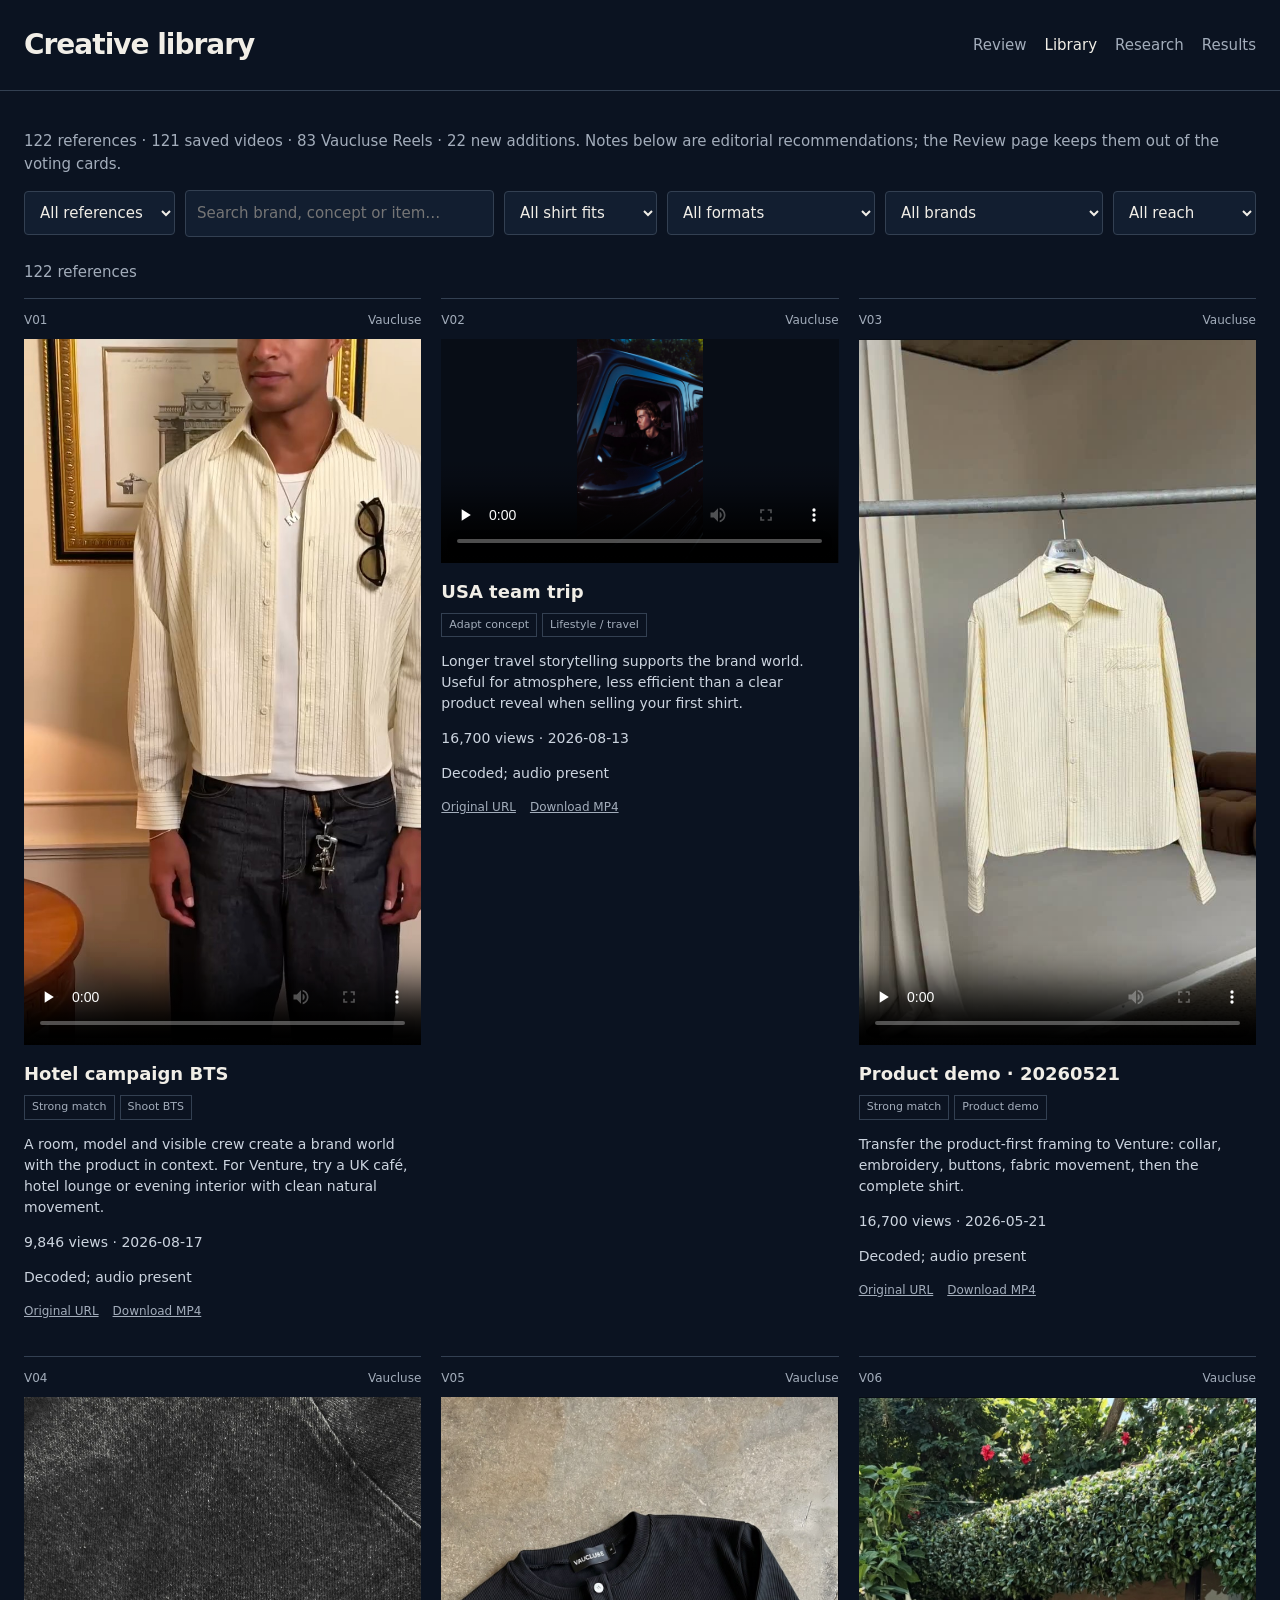
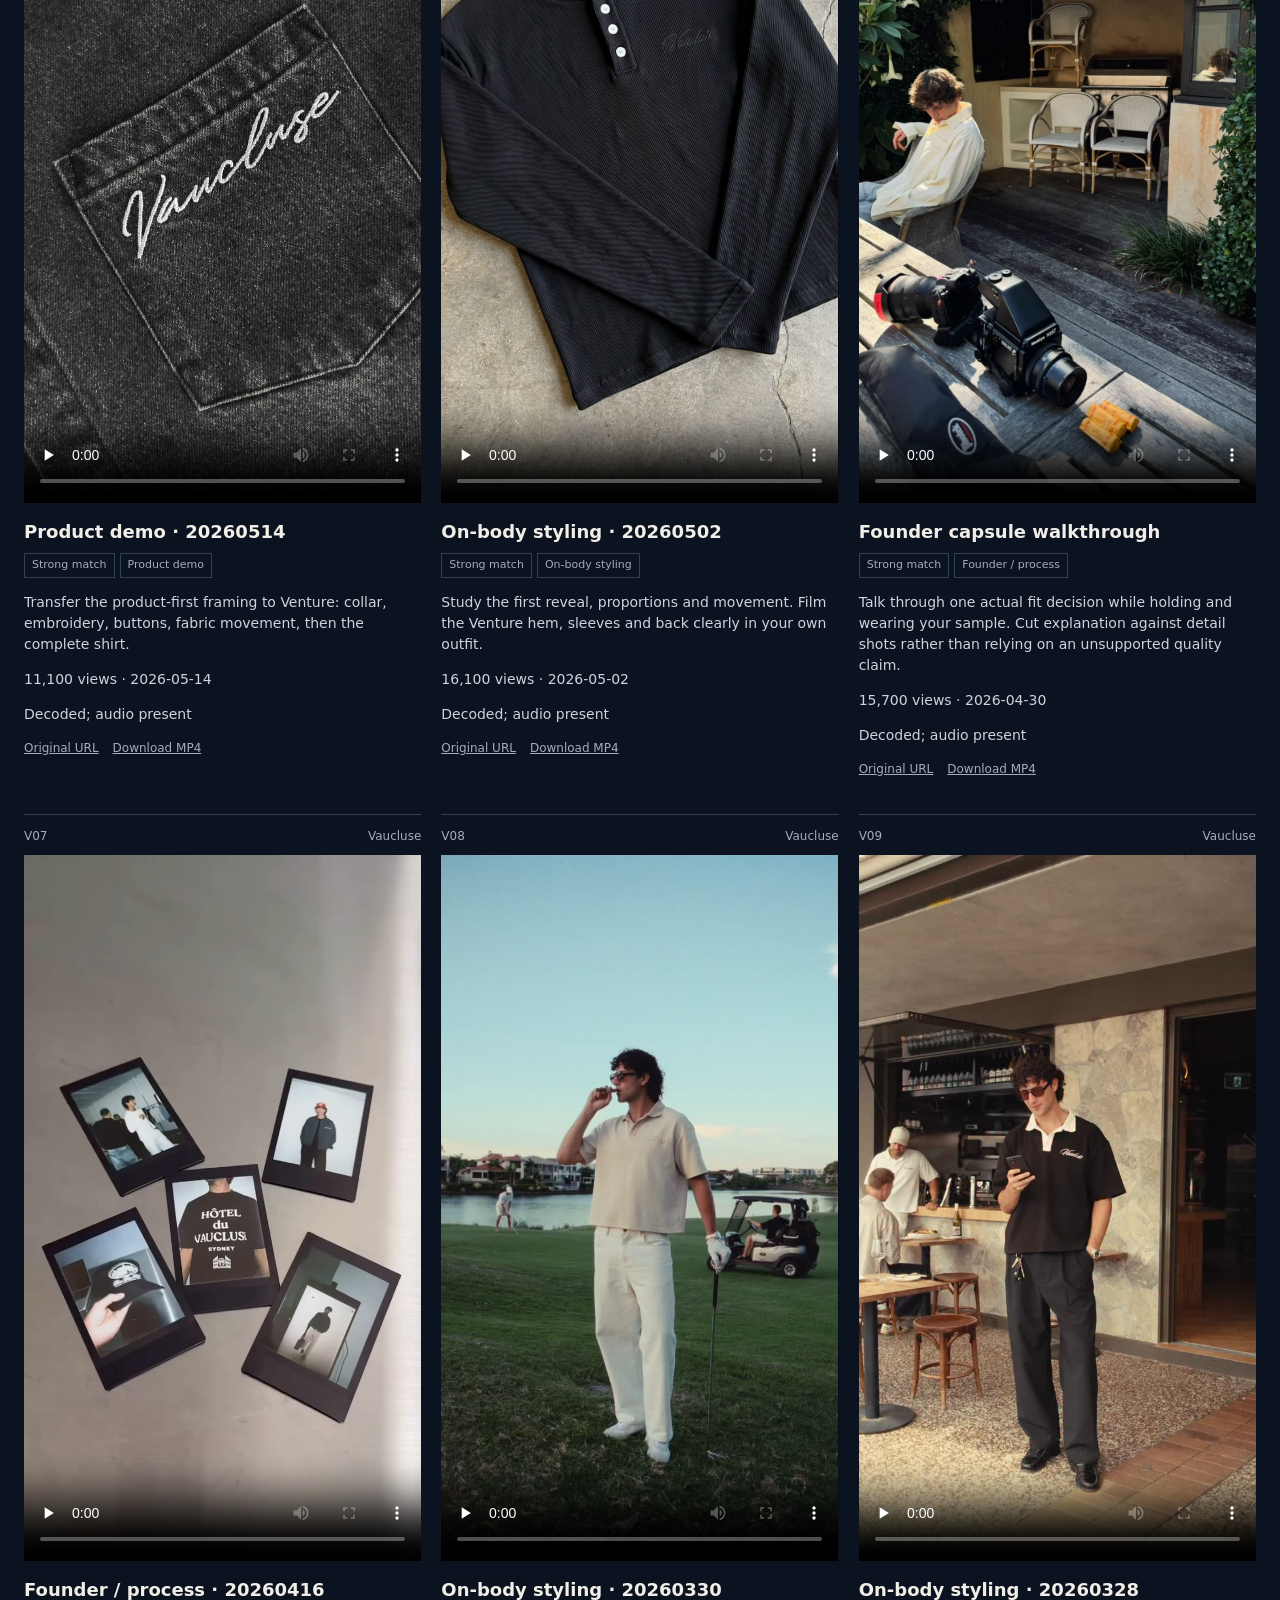
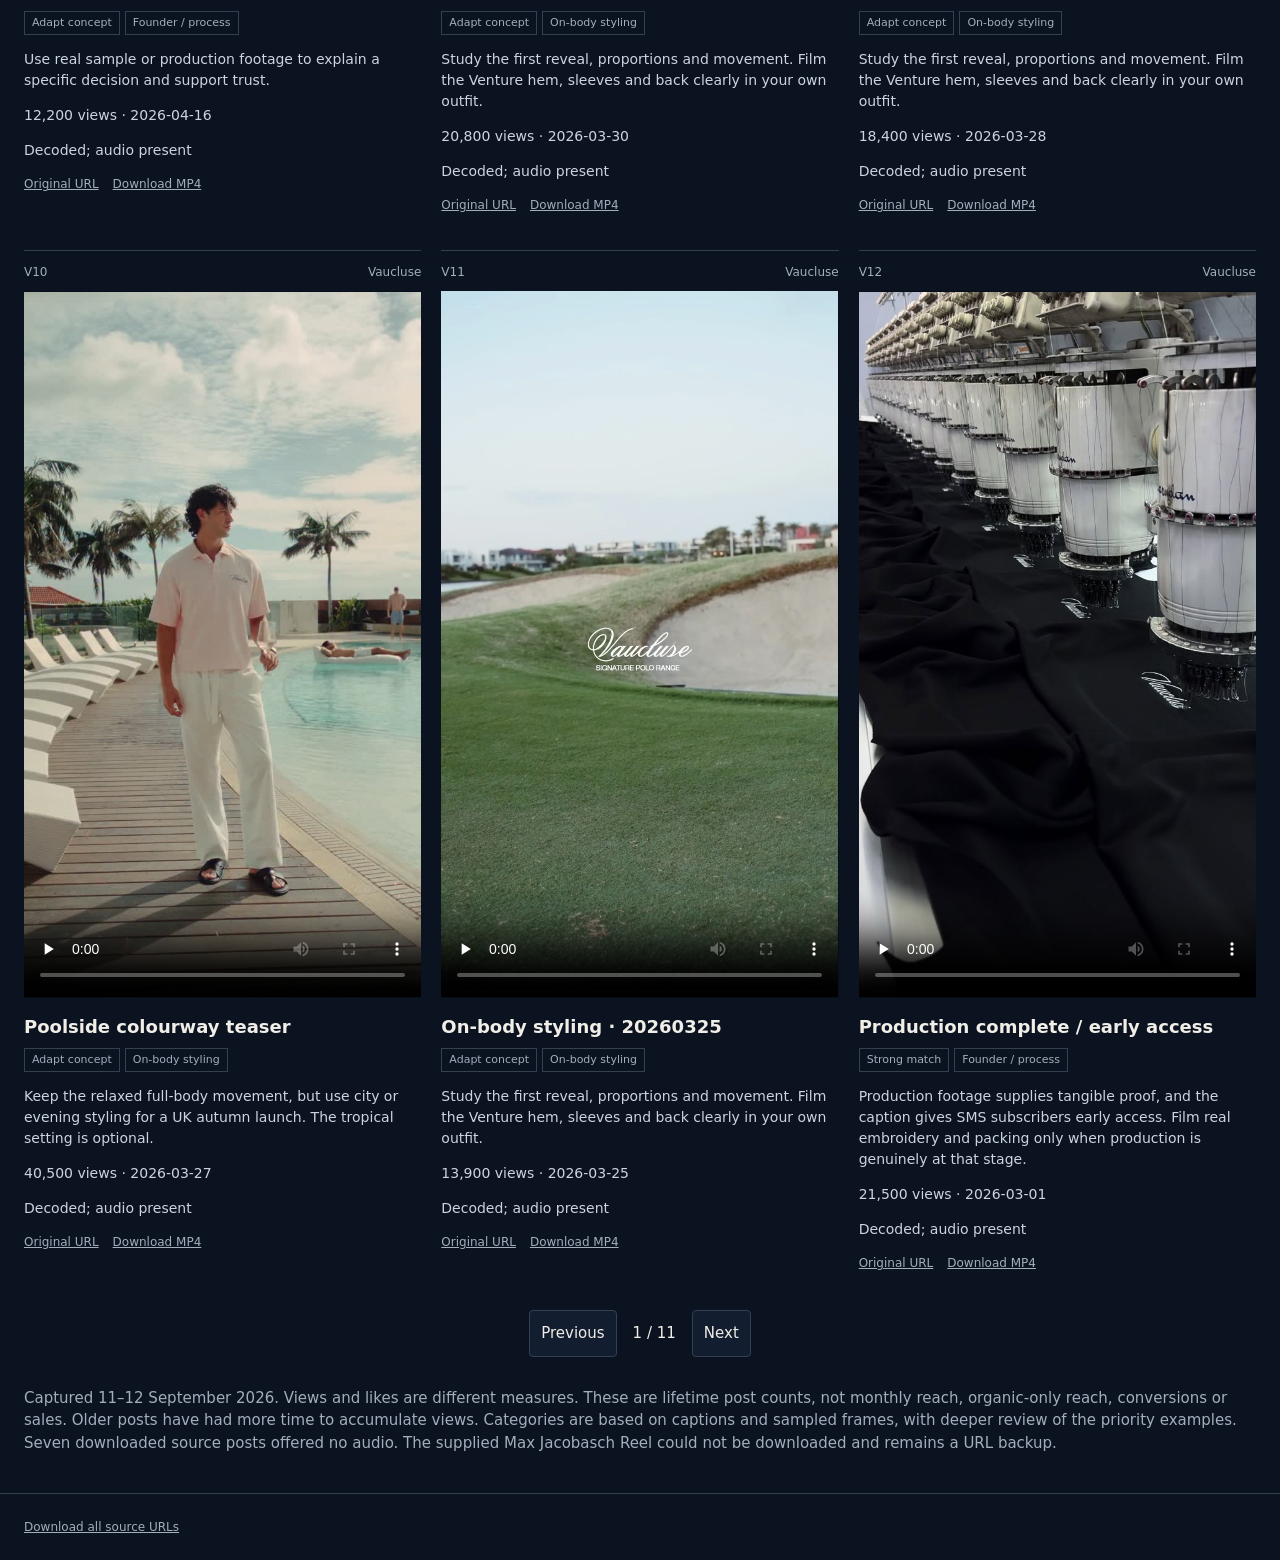
<file: library.html>
<!doctype html><html lang="en"><head><meta charset="utf-8"><meta name="viewport" content="width=device-width,initial-scale=1"><meta name="robots" content="noindex,nofollow"><title>Venture · Creative library</title><link rel="stylesheet" href="style.css?v=20260912"><link rel="icon" href="favicon.svg"></head><body><header><h1>Creative library</h1><nav><a href="index.html">Review</a><a href="library.html" aria-current="page">Library</a><a href="research.html">Research</a><a href="results.html">Results</a></nav></header><main><p class="muted">122 references · 121 saved videos · 83 Vaucluse Reels · 22 new additions. Notes below are editorial recommendations; the Review page keeps them out of the voting cards.</p><div class="toolbar"><select id="batch" aria-label="Collection"><option value="">All references</option><option value="new">New additions</option></select><input id="search" type="search" aria-label="Search creative library" placeholder="Search brand, concept or item…"><select id="fit" aria-label="Shirt fit"><option value="">All shirt fits</option><option>Strong match</option><option>Adapt concept</option><option>Outside vibe</option></select><select id="format" aria-label="Creative format"><option value="">All formats</option></select><select id="brand" aria-label="Brand"><option value="">All brands</option></select><select id="signal" aria-label="Engagement signal"><option value="">All reach</option><option value="views">100K+ views</option><option value="likes">100K+ likes</option></select></div><p id="count" class="muted"></p><div class="grid" id="items"></div><div class="pager"><button id="prev">Previous</button><span id="page"></span><button id="next">Next</button></div><p class="muted">Captured 11–12 September 2026. Views and likes are different measures. These are lifetime post counts, not monthly reach, organic-only reach, conversions or sales. Older posts have had more time to accumulate views. Categories are based on captions and sampled frames, with deeper review of the priority examples. Seven downloaded source posts offered no audio. The supplied Max Jacobasch Reel could not be downloaded and remains a URL backup.</p></main><footer><a href="sources.csv" download>Download all source URLs</a></footer><script>
const $=s=>document.querySelector(s),esc=s=>String(s??'').replace(/[&<>"']/g,c=>({'&':'&amp;','<':'&lt;','>':'&gt;','"':'&quot;',"'":'&#39;'}[c]));let data=[],page=0;const size=12;
function render(){let q=$('#search').value.toLowerCase(),list=data.filter(i=>(!$('#batch').value||i.batch==='2026-09-12')&&(!$('#fit').value||i.fit===$('#fit').value)&&(!$('#format').value||i.format===$('#format').value)&&(!$('#brand').value||i.brand===$('#brand').value)&&(!$('#signal').value||(i.metricType===$('#signal').value&&i.metric>=100000))&&[i.code,i.brand,i.title,i.note,i.format].join(' ').toLowerCase().includes(q));page=Math.min(page,Math.max(0,Math.ceil(list.length/size)-1));$('#count').textContent=list.length+' references';$('#items').innerHTML=list.slice(page*size,(page+1)*size).map(i=>{let v=i.variants[0];return '<article class="item analysis"><div class="number"><span>'+i.code+'</span><span>'+esc(i.brand)+'</span></div><div class="variant">'+(v.video?'<video controls playsinline preload="none" poster="'+esc(v.poster)+'" style="--ratio:'+v.width+'/'+v.height+'" aria-label="Reel '+i.code+'"><source src="'+esc(v.video)+'" type="video/mp4"></video>':'<div class="empty">URL backup only</div>')+'</div><h2>'+esc(i.title)+'</h2><span class="badge">'+esc(i.fit)+'</span><span class="badge">'+esc(i.format)+'</span><p>'+esc(i.note)+'</p><p class="muted">'+(i.metric?i.metric.toLocaleString('en-GB')+' '+i.metricType:'Metric unavailable')+(i.date?' · '+i.date.slice(0,4)+'-'+i.date.slice(4,6)+'-'+i.date.slice(6):'')+'</p><p class="muted">'+esc(i.qc)+'</p><div class="source"><a target="_blank" rel="noopener" href="'+esc(v.source)+'">Original URL</a>'+(v.video?'<a target="_blank" rel="noopener" href="https://github.com/frompaulxam-gif/venture-reels-paulqc/releases/download/video-downloads-v1/'+esc(v.video.split('/').pop())+'">Download MP4</a>':'')+'</div></article>'}).join('')||'<p>No matching references.</p>';$('#page').textContent=(page+1)+' / '+Math.max(1,Math.ceil(list.length/size));$('#prev').disabled=page===0;$('#next').disabled=(page+1)*size>=list.length;document.querySelectorAll('video').forEach(v=>v.onplay=()=>document.querySelectorAll('video').forEach(o=>{if(o!==v)o.pause()}))}
for(let id of ['search','fit','format','brand','signal','batch'])$('#'+id).addEventListener(id==='search'?'input':'change',()=>{page=0;render()});$('#prev').onclick=()=>{page--;render();window.scrollTo(0,0)};$('#next').onclick=()=>{page++;render();window.scrollTo(0,0)};fetch('manifest.json?v=20260912',{cache:'no-store'}).then(r=>r.json()).then(d=>{data=d.items;if(new URLSearchParams(location.search).get('batch')==='new')$('#batch').value='new';for(let id of ['format','brand'])$('#'+id).insertAdjacentHTML('beforeend',[...new Set(data.map(i=>i[id]))].sort().map(x=>'<option>'+esc(x)+'</option>').join(''));render()});</script></body></html>
</file>
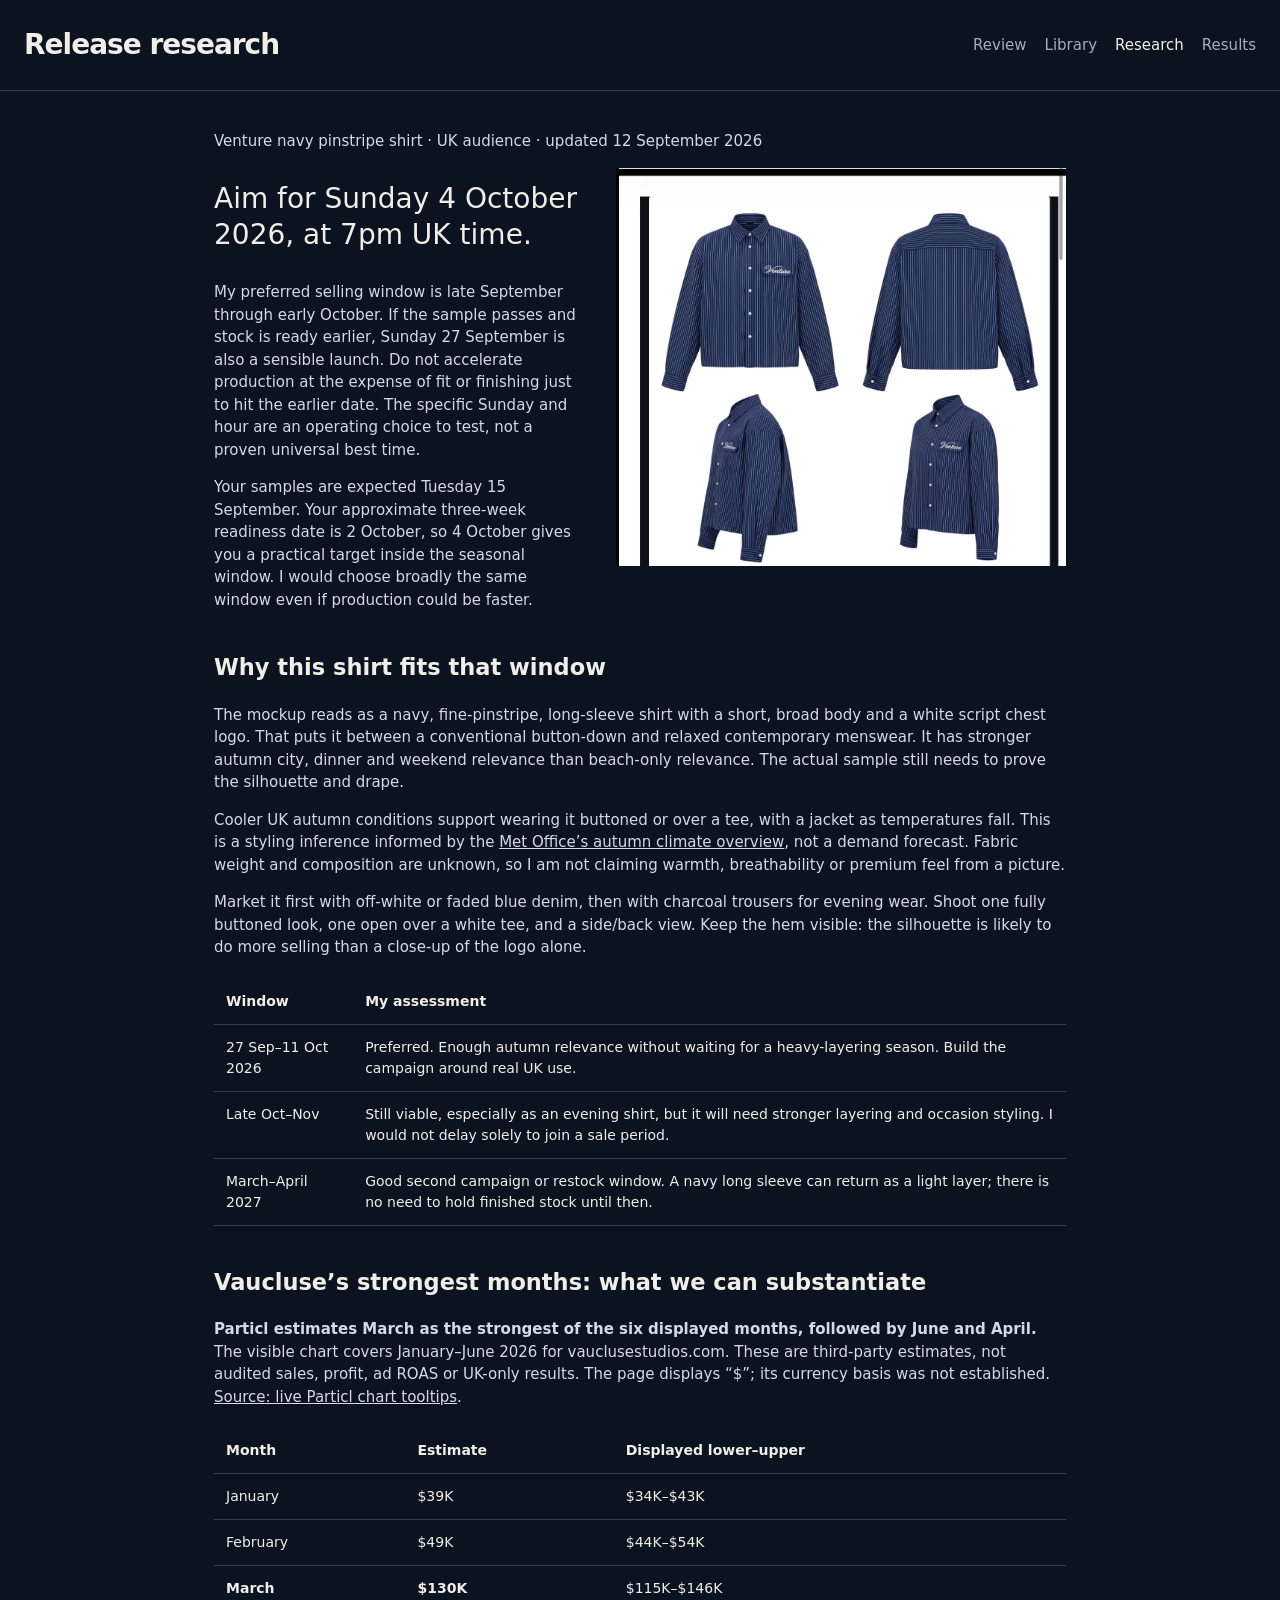
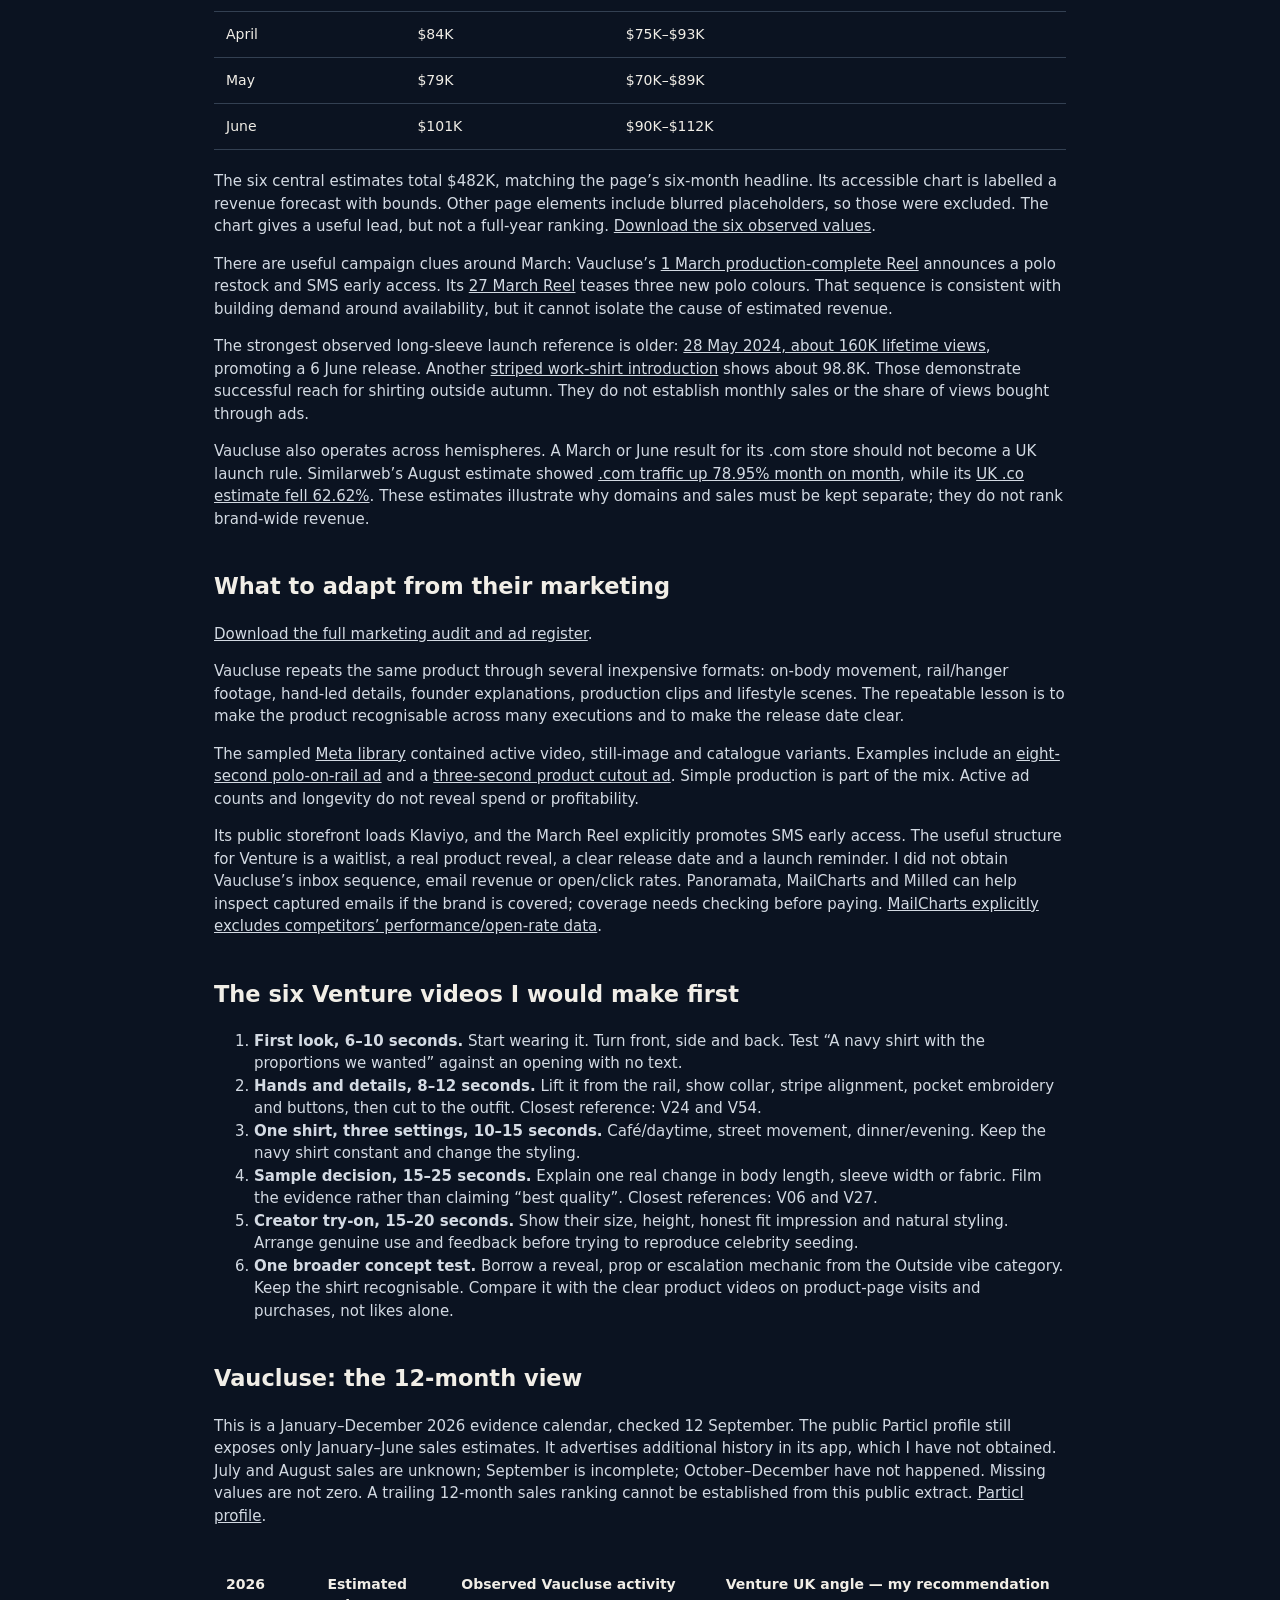
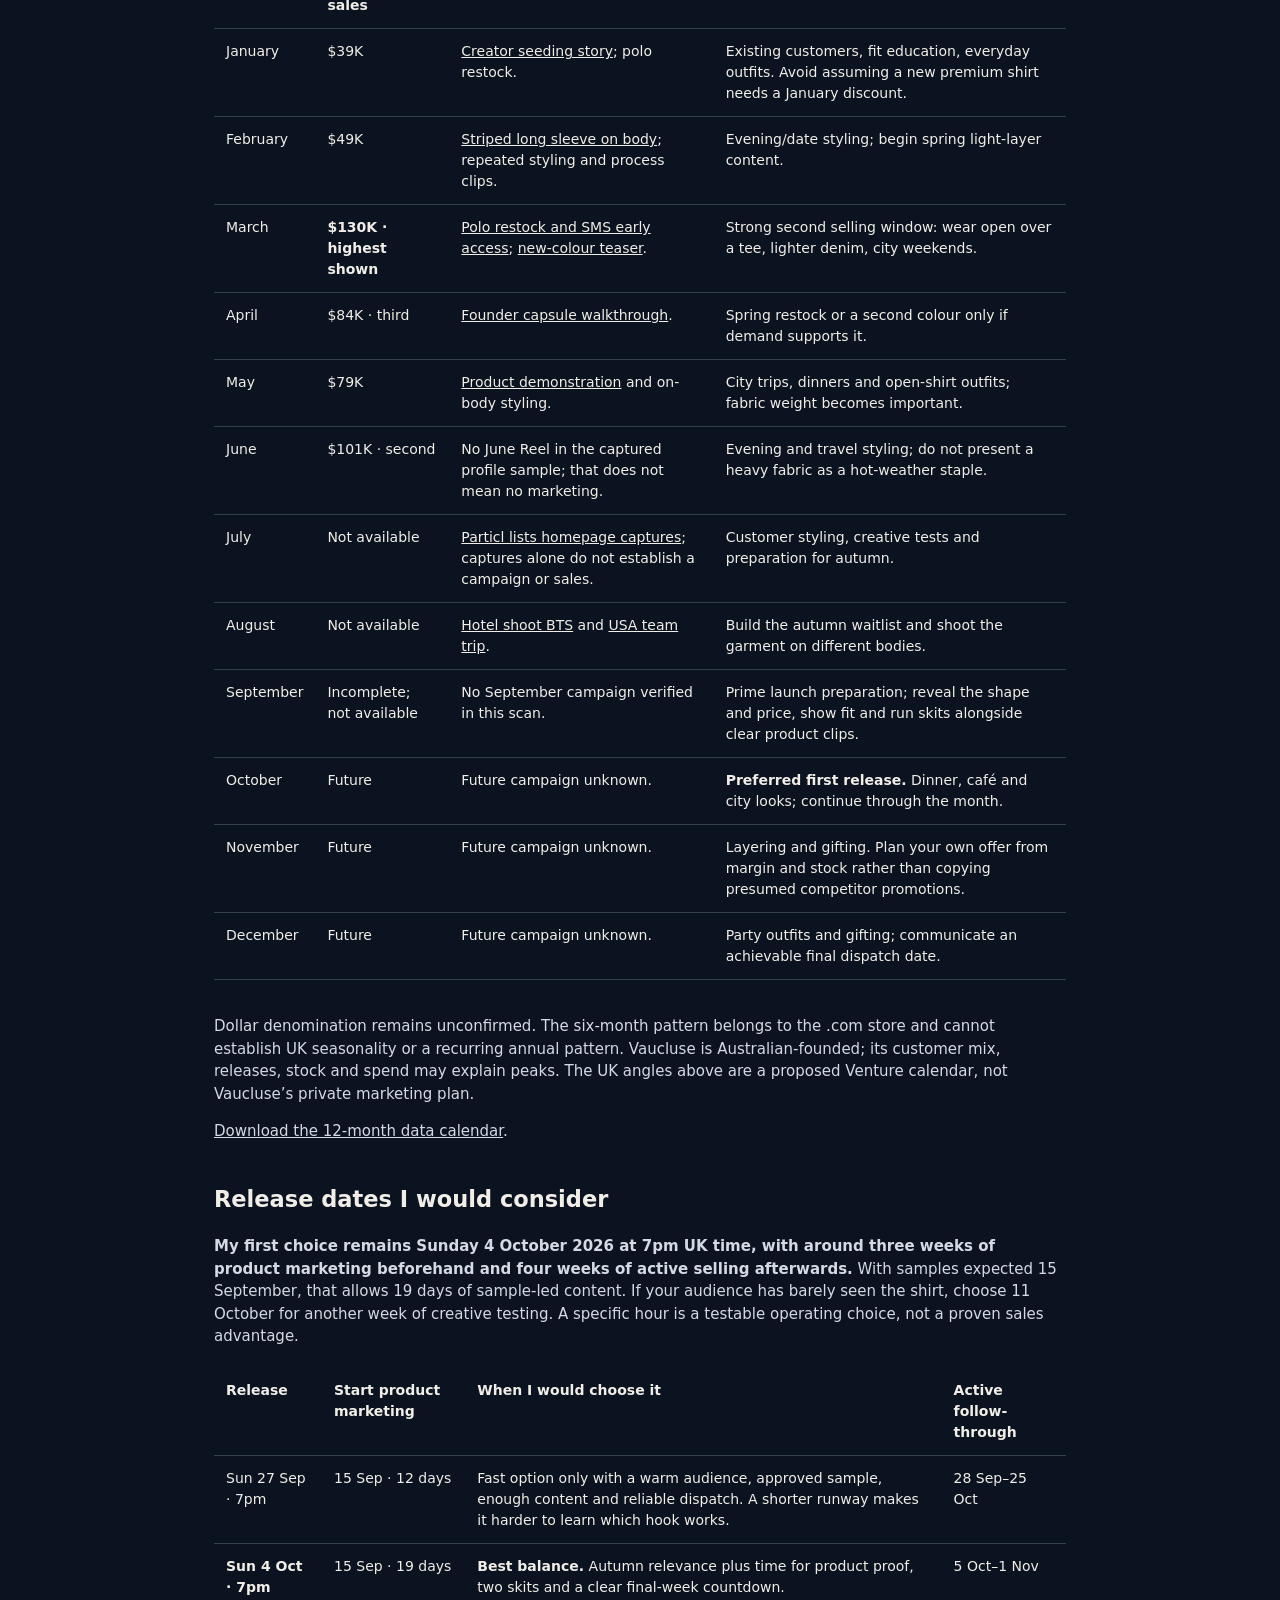
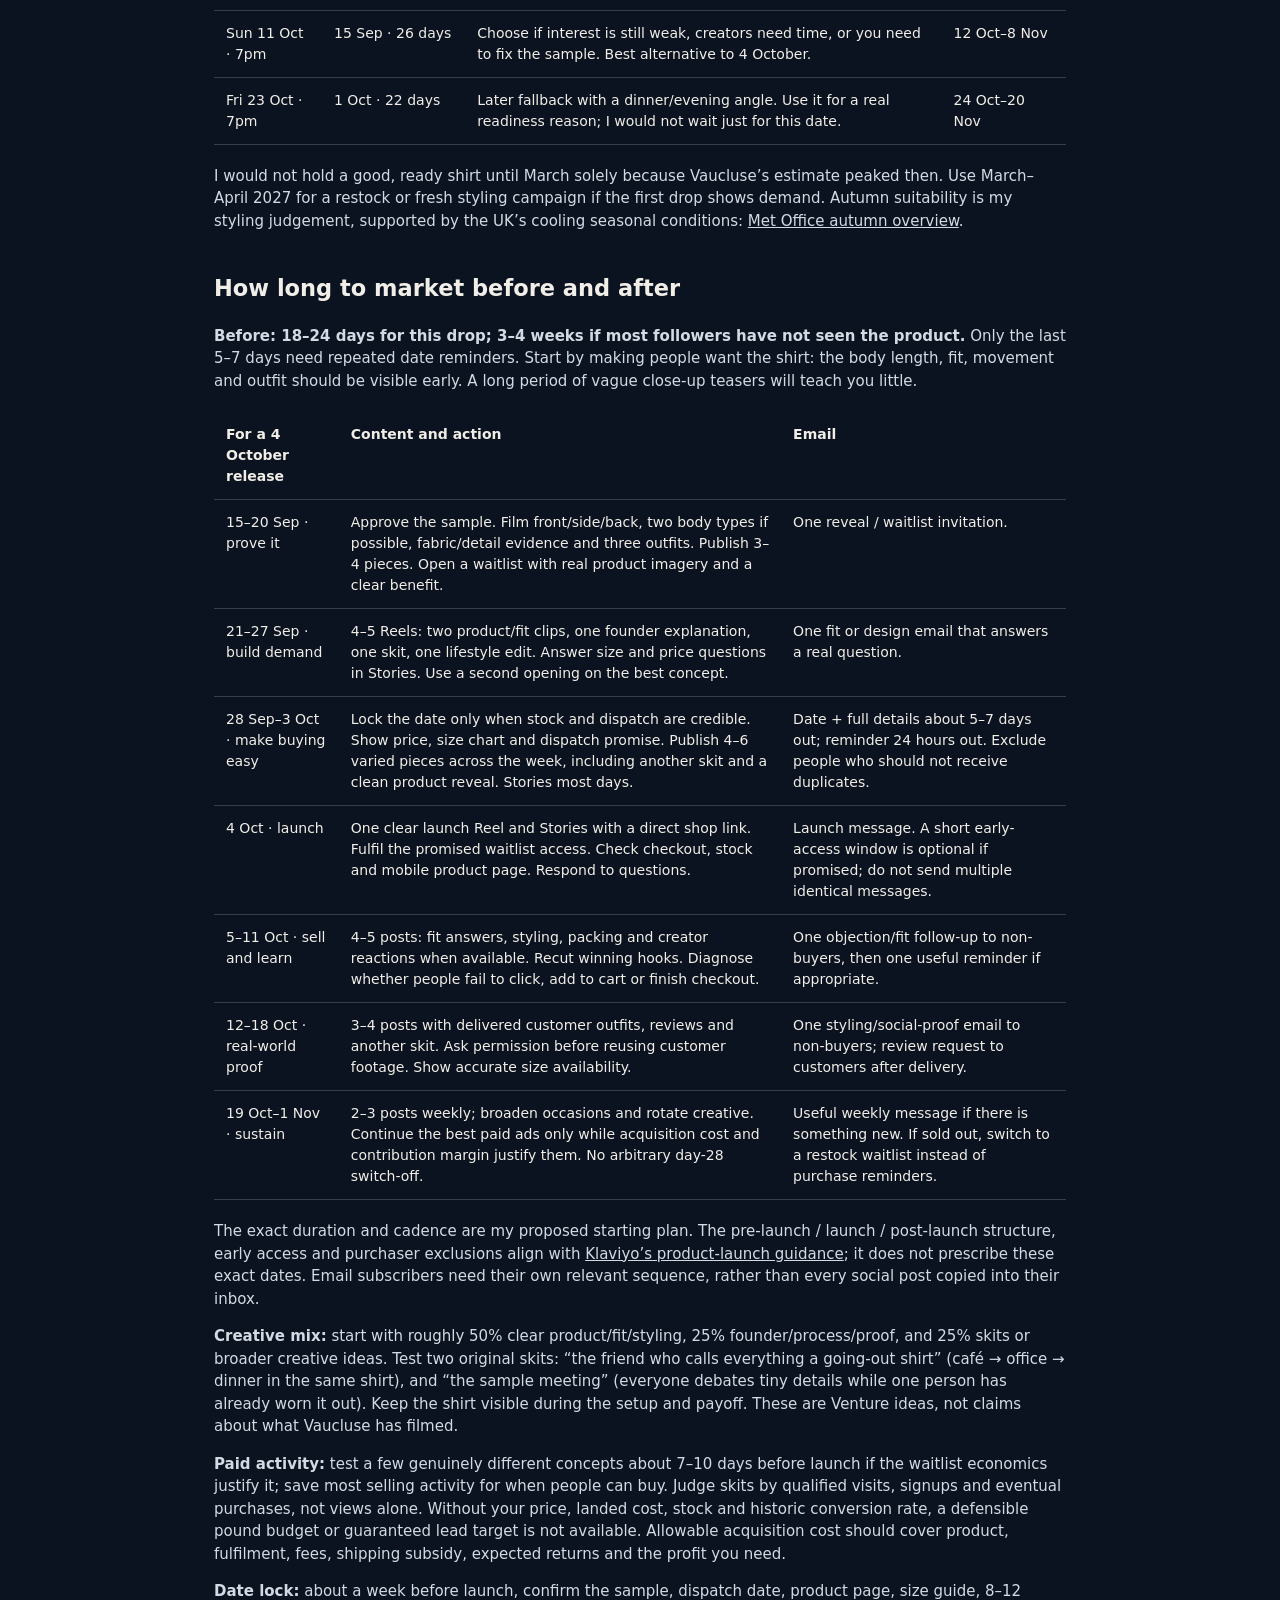
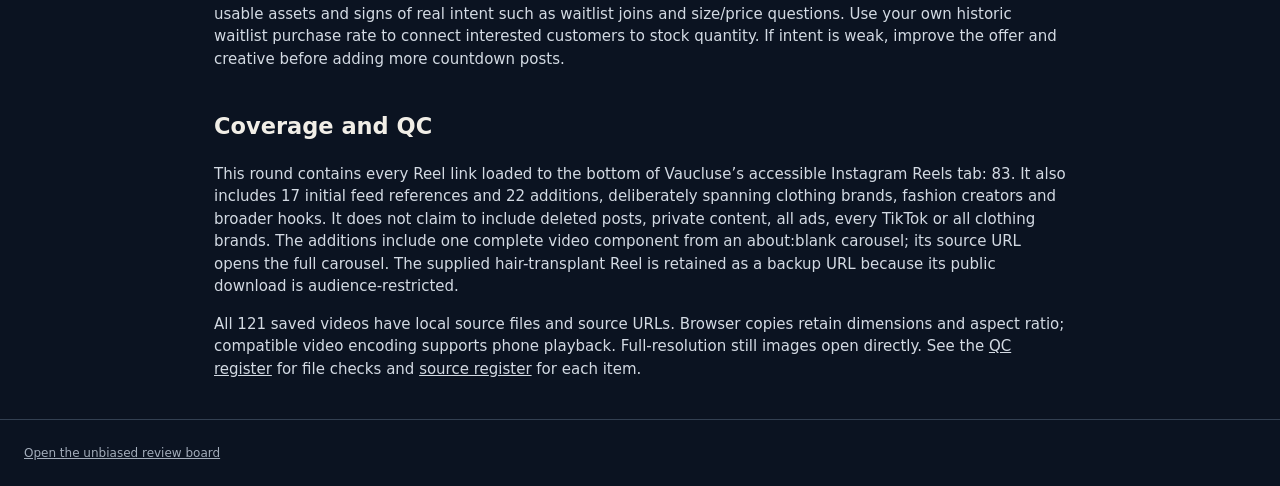
<file: research.html>
<!doctype html><html lang="en"><head><meta charset="utf-8"><meta name="viewport" content="width=device-width,initial-scale=1"><meta name="robots" content="noindex,nofollow"><title>Venture · Release research</title><link rel="stylesheet" href="style.css?v=20260912"><link rel="icon" href="favicon.svg"></head><body><header><h1>Release research</h1><nav><a href="index.html">Review</a><a href="library.html">Library</a><a href="research.html" aria-current="page">Research</a><a href="results.html">Results</a></nav></header><main class="research"><p class="muted">Venture navy pinstripe shirt · UK audience · updated 12 September 2026</p><a href="venture-shirt.png" target="_blank"><img class="shirt" src="venture-shirt.png" alt="Venture navy pinstripe long-sleeve shirt, front and back mockup"></a><p class="lead">Aim for Sunday 4 October 2026, at 7pm UK time.</p><p>My preferred selling window is late September through early October. If the sample passes and stock is ready earlier, Sunday 27 September is also a sensible launch. Do not accelerate production at the expense of fit or finishing just to hit the earlier date. The specific Sunday and hour are an operating choice to test, not a proven universal best time.</p><p>Your samples are expected Tuesday 15 September. Your approximate three-week readiness date is 2 October, so 4 October gives you a practical target inside the seasonal window. I would choose broadly the same window even if production could be faster.</p><h2>Why this shirt fits that window</h2><p>The mockup reads as a navy, fine-pinstripe, long-sleeve shirt with a short, broad body and a white script chest logo. That puts it between a conventional button-down and relaxed contemporary menswear. It has stronger autumn city, dinner and weekend relevance than beach-only relevance. The actual sample still needs to prove the silhouette and drape.</p><p>Cooler UK autumn conditions support wearing it buttoned or over a tee, with a jacket as temperatures fall. This is a styling inference informed by the <a href="https://weather.metoffice.gov.uk/learn-about/weather/seasons/autumn" target="_blank">Met Office’s autumn climate overview</a>, not a demand forecast. Fabric weight and composition are unknown, so I am not claiming warmth, breathability or premium feel from a picture.</p><p>Market it first with off-white or faded blue denim, then with charcoal trousers for evening wear. Shoot one fully buttoned look, one open over a white tee, and a side/back view. Keep the hem visible: the silhouette is likely to do more selling than a close-up of the logo alone.</p><table><thead><tr><th>Window</th><th>My assessment</th></tr></thead><tbody><tr><td>27 Sep–11 Oct 2026</td><td>Preferred. Enough autumn relevance without waiting for a heavy-layering season. Build the campaign around real UK use.</td></tr><tr><td>Late Oct–Nov</td><td>Still viable, especially as an evening shirt, but it will need stronger layering and occasion styling. I would not delay solely to join a sale period.</td></tr><tr><td>March–April 2027</td><td>Good second campaign or restock window. A navy long sleeve can return as a light layer; there is no need to hold finished stock until then.</td></tr></tbody></table>
<h2>Vaucluse’s strongest months: what we can substantiate</h2><p><strong>Particl estimates March as the strongest of the six displayed months, followed by June and April.</strong> The visible chart covers January–June 2026 for vauclusestudios.com. These are third-party estimates, not audited sales, profit, ad ROAS or UK-only results. The page displays “$”; its currency basis was not established. <a href="https://www.particl.com/company/vaucluse-studios" target="_blank">Source: live Particl chart tooltips</a>.</p><table><thead><tr><th>Month</th><th>Estimate</th><th>Displayed lower–upper</th></tr></thead><tbody><tr><td>January</td><td>$39K</td><td>$34K–$43K</td></tr><tr><td>February</td><td>$49K</td><td>$44K–$54K</td></tr><tr><td><strong>March</strong></td><td><strong>$130K</strong></td><td>$115K–$146K</td></tr><tr><td>April</td><td>$84K</td><td>$75K–$93K</td></tr><tr><td>May</td><td>$79K</td><td>$70K–$89K</td></tr><tr><td>June</td><td>$101K</td><td>$90K–$112K</td></tr></tbody></table><p>The six central estimates total $482K, matching the page’s six-month headline. Its accessible chart is labelled a revenue forecast with bounds. Other page elements include blurred placeholders, so those were excluded. The chart gives a useful lead, but not a full-year ranking. <a href="particl-monthly.csv" download>Download the six observed values</a>.</p><p>There are useful campaign clues around March: Vaucluse’s <a href="https://www.instagram.com/vauclusestudios/reel/DVVe4yAEx3E/" target="_blank">1 March production-complete Reel</a> announces a polo restock and SMS early access. Its <a href="https://www.instagram.com/vauclusestudios/reel/DWXp-b7k43V/" target="_blank">27 March Reel</a> teases three new polo colours. That sequence is consistent with building demand around availability, but it cannot isolate the cause of estimated revenue.</p><p>The strongest observed long-sleeve launch reference is older: <a href="https://www.instagram.com/vauclusestudios/reel/C7gPW2ZJtIq/" target="_blank">28 May 2024, about 160K lifetime views</a>, promoting a 6 June release. Another <a href="https://www.instagram.com/vauclusestudios/reel/C6avBrgJb2g/" target="_blank">striped work-shirt introduction</a> shows about 98.8K. Those demonstrate successful reach for shirting outside autumn. They do not establish monthly sales or the share of views bought through ads.</p><p>Vaucluse also operates across hemispheres. A March or June result for its .com store should not become a UK launch rule. Similarweb’s August estimate showed <a href="https://www.similarweb.com/website/vauclusestudios.com/" target="_blank">.com traffic up 78.95% month on month</a>, while its <a href="https://www.similarweb.com/website/vauclusestudios.co/" target="_blank">UK .co estimate fell 62.62%</a>. These estimates illustrate why domains and sales must be kept separate; they do not rank brand-wide revenue.</p>
<h2>What to adapt from their marketing</h2><p><a href="marketing-audit.md">Download the full marketing audit and ad register</a>.</p><p>Vaucluse repeats the same product through several inexpensive formats: on-body movement, rail/hanger footage, hand-led details, founder explanations, production clips and lifestyle scenes. The repeatable lesson is to make the product recognisable across many executions and to make the release date clear.</p><p>The sampled <a href="https://www.facebook.com/ads/library/?active_status=active&ad_type=all&country=ALL&view_all_page_id=115062687072397" target="_blank">Meta library</a> contained active video, still-image and catalogue variants. Examples include an <a href="https://www.facebook.com/ads/library/?id=2150916442119550" target="_blank">eight-second polo-on-rail ad</a> and a <a href="https://www.facebook.com/ads/library/?id=791965923905574" target="_blank">three-second product cutout ad</a>. Simple production is part of the mix. Active ad counts and longevity do not reveal spend or profitability.</p><p>Its public storefront loads Klaviyo, and the March Reel explicitly promotes SMS early access. The useful structure for Venture is a waitlist, a real product reveal, a clear release date and a launch reminder. I did not obtain Vaucluse’s inbox sequence, email revenue or open/click rates. Panoramata, MailCharts and Milled can help inspect captured emails if the brand is covered; coverage needs checking before paying. <a href="https://www.mailcharts.com/frequently-asked-questions" target="_blank">MailCharts explicitly excludes competitors’ performance/open-rate data</a>.</p>
<h2>The six Venture videos I would make first</h2><ol><li><strong>First look, 6–10 seconds.</strong> Start wearing it. Turn front, side and back. Test “A navy shirt with the proportions we wanted” against an opening with no text.</li><li><strong>Hands and details, 8–12 seconds.</strong> Lift it from the rail, show collar, stripe alignment, pocket embroidery and buttons, then cut to the outfit. Closest reference: V24 and V54.</li><li><strong>One shirt, three settings, 10–15 seconds.</strong> Café/daytime, street movement, dinner/evening. Keep the navy shirt constant and change the styling.</li><li><strong>Sample decision, 15–25 seconds.</strong> Explain one real change in body length, sleeve width or fabric. Film the evidence rather than claiming “best quality”. Closest references: V06 and V27.</li><li><strong>Creator try-on, 15–20 seconds.</strong> Show their size, height, honest fit impression and natural styling. Arrange genuine use and feedback before trying to reproduce celebrity seeding.</li><li><strong>One broader concept test.</strong> Borrow a reveal, prop or escalation mechanic from the Outside vibe category. Keep the shirt recognisable. Compare it with the clear product videos on product-page visits and purchases, not likes alone.</li></ol>
<h2 id="calendar">Vaucluse: the 12-month view</h2>
<p>This is a January–December 2026 evidence calendar, checked 12 September. The public Particl profile still exposes only January–June sales estimates. It advertises additional history in its app, which I have not obtained. July and August sales are unknown; September is incomplete; October–December have not happened. Missing values are not zero. A trailing 12-month sales ranking cannot be established from this public extract. <a href="https://www.particl.com/company/vaucluse-studios">Particl profile</a>.</p>
<div class="table-scroll"><table><thead><tr><th>2026</th><th>Estimated sales</th><th>Observed Vaucluse activity</th><th>Venture UK angle — my recommendation</th></tr></thead><tbody>
<tr><td>January</td><td>$39K</td><td><a href="https://www.instagram.com/vauclusestudios/reel/DUH2f10E95e/">Creator seeding story</a>; polo restock.</td><td>Existing customers, fit education, everyday outfits. Avoid assuming a new premium shirt needs a January discount.</td></tr>
<tr><td>February</td><td>$49K</td><td><a href="https://www.instagram.com/vauclusestudios/reel/DUl1tOgE9a6/">Striped long sleeve on body</a>; repeated styling and process clips.</td><td>Evening/date styling; begin spring light-layer content.</td></tr>
<tr><td>March</td><td><strong>$130K · highest shown</strong></td><td><a href="https://www.instagram.com/vauclusestudios/reel/DVVe4yAEx3E/">Polo restock and SMS early access</a>; <a href="https://www.instagram.com/vauclusestudios/reel/DWXp-b7k43V/">new-colour teaser</a>.</td><td>Strong second selling window: wear open over a tee, lighter denim, city weekends.</td></tr>
<tr><td>April</td><td>$84K · third</td><td><a href="https://www.instagram.com/vauclusestudios/reel/DXv5uA0zfcY/">Founder capsule walkthrough</a>.</td><td>Spring restock or a second colour only if demand supports it.</td></tr>
<tr><td>May</td><td>$79K</td><td><a href="https://www.instagram.com/vauclusestudios/reel/DYlIyS6Pl8O/">Product demonstration</a> and on-body styling.</td><td>City trips, dinners and open-shirt outfits; fabric weight becomes important.</td></tr>
<tr><td>June</td><td>$101K · second</td><td>No June Reel in the captured profile sample; that does not mean no marketing.</td><td>Evening and travel styling; do not present a heavy fabric as a hot-weather staple.</td></tr>
<tr><td>July</td><td>Not available</td><td><a href="https://www.particl.com/vaucluse-studios/-2455342-9490bf8b">Particl lists homepage captures</a>; captures alone do not establish a campaign or sales.</td><td>Customer styling, creative tests and preparation for autumn.</td></tr>
<tr><td>August</td><td>Not available</td><td><a href="https://www.instagram.com/vauclusestudios/reel/DcHyYnNKS6-/">Hotel shoot BTS</a> and <a href="https://www.instagram.com/vauclusestudios/reel/Db-W0hAKWBc/">USA team trip</a>.</td><td>Build the autumn waitlist and shoot the garment on different bodies.</td></tr>
<tr><td>September</td><td>Incomplete; not available</td><td>No September campaign verified in this scan.</td><td>Prime launch preparation; reveal the shape and price, show fit and run skits alongside clear product clips.</td></tr>
<tr><td>October</td><td>Future</td><td>Future campaign unknown.</td><td><strong>Preferred first release.</strong> Dinner, café and city looks; continue through the month.</td></tr>
<tr><td>November</td><td>Future</td><td>Future campaign unknown.</td><td>Layering and gifting. Plan your own offer from margin and stock rather than copying presumed competitor promotions.</td></tr>
<tr><td>December</td><td>Future</td><td>Future campaign unknown.</td><td>Party outfits and gifting; communicate an achievable final dispatch date.</td></tr>
</tbody></table></div>
<p>Dollar denomination remains unconfirmed. The six-month pattern belongs to the .com store and cannot establish UK seasonality or a recurring annual pattern. Vaucluse is Australian-founded; its customer mix, releases, stock and spend may explain peaks. The UK angles above are a proposed Venture calendar, not Vaucluse’s private marketing plan.</p>
<p><a href="vaucluse-2026-calendar.csv" download>Download the 12-month data calendar</a>.</p><h2 id="release-options">Release dates I would consider</h2>
<p><strong>My first choice remains Sunday 4 October 2026 at 7pm UK time, with around three weeks of product marketing beforehand and four weeks of active selling afterwards.</strong> With samples expected 15 September, that allows 19 days of sample-led content. If your audience has barely seen the shirt, choose 11 October for another week of creative testing. A specific hour is a testable operating choice, not a proven sales advantage.</p>
<table><thead><tr><th>Release</th><th>Start product marketing</th><th>When I would choose it</th><th>Active follow-through</th></tr></thead><tbody>
<tr><td>Sun 27 Sep · 7pm</td><td>15 Sep · 12 days</td><td>Fast option only with a warm audience, approved sample, enough content and reliable dispatch. A shorter runway makes it harder to learn which hook works.</td><td>28 Sep–25 Oct</td></tr>
<tr><td><strong>Sun 4 Oct · 7pm</strong></td><td>15 Sep · 19 days</td><td><strong>Best balance.</strong> Autumn relevance plus time for product proof, two skits and a clear final-week countdown.</td><td>5 Oct–1 Nov</td></tr>
<tr><td>Sun 11 Oct · 7pm</td><td>15 Sep · 26 days</td><td>Choose if interest is still weak, creators need time, or you need to fix the sample. Best alternative to 4 October.</td><td>12 Oct–8 Nov</td></tr>
<tr><td>Fri 23 Oct · 7pm</td><td>1 Oct · 22 days</td><td>Later fallback with a dinner/evening angle. Use it for a real readiness reason; I would not wait just for this date.</td><td>24 Oct–20 Nov</td></tr>
</tbody></table>
<p>I would not hold a good, ready shirt until March solely because Vaucluse’s estimate peaked then. Use March–April 2027 for a restock or fresh styling campaign if the first drop shows demand. Autumn suitability is my styling judgement, supported by the UK’s cooling seasonal conditions: <a href="https://weather.metoffice.gov.uk/learn-about/weather/seasons/autumn">Met Office autumn overview</a>.</p>
<h2 id="marketing-timeline">How long to market before and after</h2>
<p><strong>Before: 18–24 days for this drop; 3–4 weeks if most followers have not seen the product.</strong> Only the last 5–7 days need repeated date reminders. Start by making people want the shirt: the body length, fit, movement and outfit should be visible early. A long period of vague close-up teasers will teach you little.</p>
<table><thead><tr><th>For a 4 October release</th><th>Content and action</th><th>Email</th></tr></thead><tbody>
<tr><td>15–20 Sep · prove it</td><td>Approve the sample. Film front/side/back, two body types if possible, fabric/detail evidence and three outfits. Publish 3–4 pieces. Open a waitlist with real product imagery and a clear benefit.</td><td>One reveal / waitlist invitation.</td></tr>
<tr><td>21–27 Sep · build demand</td><td>4–5 Reels: two product/fit clips, one founder explanation, one skit, one lifestyle edit. Answer size and price questions in Stories. Use a second opening on the best concept.</td><td>One fit or design email that answers a real question.</td></tr>
<tr><td>28 Sep–3 Oct · make buying easy</td><td>Lock the date only when stock and dispatch are credible. Show price, size chart and dispatch promise. Publish 4–6 varied pieces across the week, including another skit and a clean product reveal. Stories most days.</td><td>Date + full details about 5–7 days out; reminder 24 hours out. Exclude people who should not receive duplicates.</td></tr>
<tr><td>4 Oct · launch</td><td>One clear launch Reel and Stories with a direct shop link. Fulfil the promised waitlist access. Check checkout, stock and mobile product page. Respond to questions.</td><td>Launch message. A short early-access window is optional if promised; do not send multiple identical messages.</td></tr>
<tr><td>5–11 Oct · sell and learn</td><td>4–5 posts: fit answers, styling, packing and creator reactions when available. Recut winning hooks. Diagnose whether people fail to click, add to cart or finish checkout.</td><td>One objection/fit follow-up to non-buyers, then one useful reminder if appropriate.</td></tr>
<tr><td>12–18 Oct · real-world proof</td><td>3–4 posts with delivered customer outfits, reviews and another skit. Ask permission before reusing customer footage. Show accurate size availability.</td><td>One styling/social-proof email to non-buyers; review request to customers after delivery.</td></tr>
<tr><td>19 Oct–1 Nov · sustain</td><td>2–3 posts weekly; broaden occasions and rotate creative. Continue the best paid ads only while acquisition cost and contribution margin justify them. No arbitrary day-28 switch-off.</td><td>Useful weekly message if there is something new. If sold out, switch to a restock waitlist instead of purchase reminders.</td></tr>
</tbody></table>
<p>The exact duration and cadence are my proposed starting plan. The pre-launch / launch / post-launch structure, early access and purchaser exclusions align with <a href="https://academy.klaviyo.com/en-us/quick-guides/promote-a-new-product-with-omnichannel-marketing">Klaviyo’s product-launch guidance</a>; it does not prescribe these exact dates. Email subscribers need their own relevant sequence, rather than every social post copied into their inbox.</p>
<p><strong>Creative mix:</strong> start with roughly 50% clear product/fit/styling, 25% founder/process/proof, and 25% skits or broader creative ideas. Test two original skits: “the friend who calls everything a going-out shirt” (café → office → dinner in the same shirt), and “the sample meeting” (everyone debates tiny details while one person has already worn it out). Keep the shirt visible during the setup and payoff. These are Venture ideas, not claims about what Vaucluse has filmed.</p>
<p><strong>Paid activity:</strong> test a few genuinely different concepts about 7–10 days before launch if the waitlist economics justify it; save most selling activity for when people can buy. Judge skits by qualified visits, signups and eventual purchases, not views alone. Without your price, landed cost, stock and historic conversion rate, a defensible pound budget or guaranteed lead target is not available. Allowable acquisition cost should cover product, fulfilment, fees, shipping subsidy, expected returns and the profit you need.</p>
<p><strong>Date lock:</strong> about a week before launch, confirm the sample, dispatch date, product page, size guide, 8–12 usable assets and signs of real intent such as waitlist joins and size/price questions. Use your own historic waitlist purchase rate to connect interested customers to stock quantity. If intent is weak, improve the offer and creative before adding more countdown posts.</p>
<h2>Coverage and QC</h2><p>This round contains every Reel link loaded to the bottom of Vaucluse’s accessible Instagram Reels tab: 83. It also includes 17 initial feed references and 22 additions, deliberately spanning clothing brands, fashion creators and broader hooks. It does not claim to include deleted posts, private content, all ads, every TikTok or all clothing brands. The additions include one complete video component from an about:blank carousel; its source URL opens the full carousel. The supplied hair-transplant Reel is retained as a backup URL because its public download is audience-restricted.</p><p>All 121 saved videos have local source files and source URLs. Browser copies retain dimensions and aspect ratio; compatible video encoding supports phone playback. Full-resolution still images open directly. See the <a href="qc-report.json">QC register</a> for file checks and <a href="sources.csv">source register</a> for each item.</p></main><footer><a href="index.html">Open the unbiased review board</a></footer></body></html>
</file>
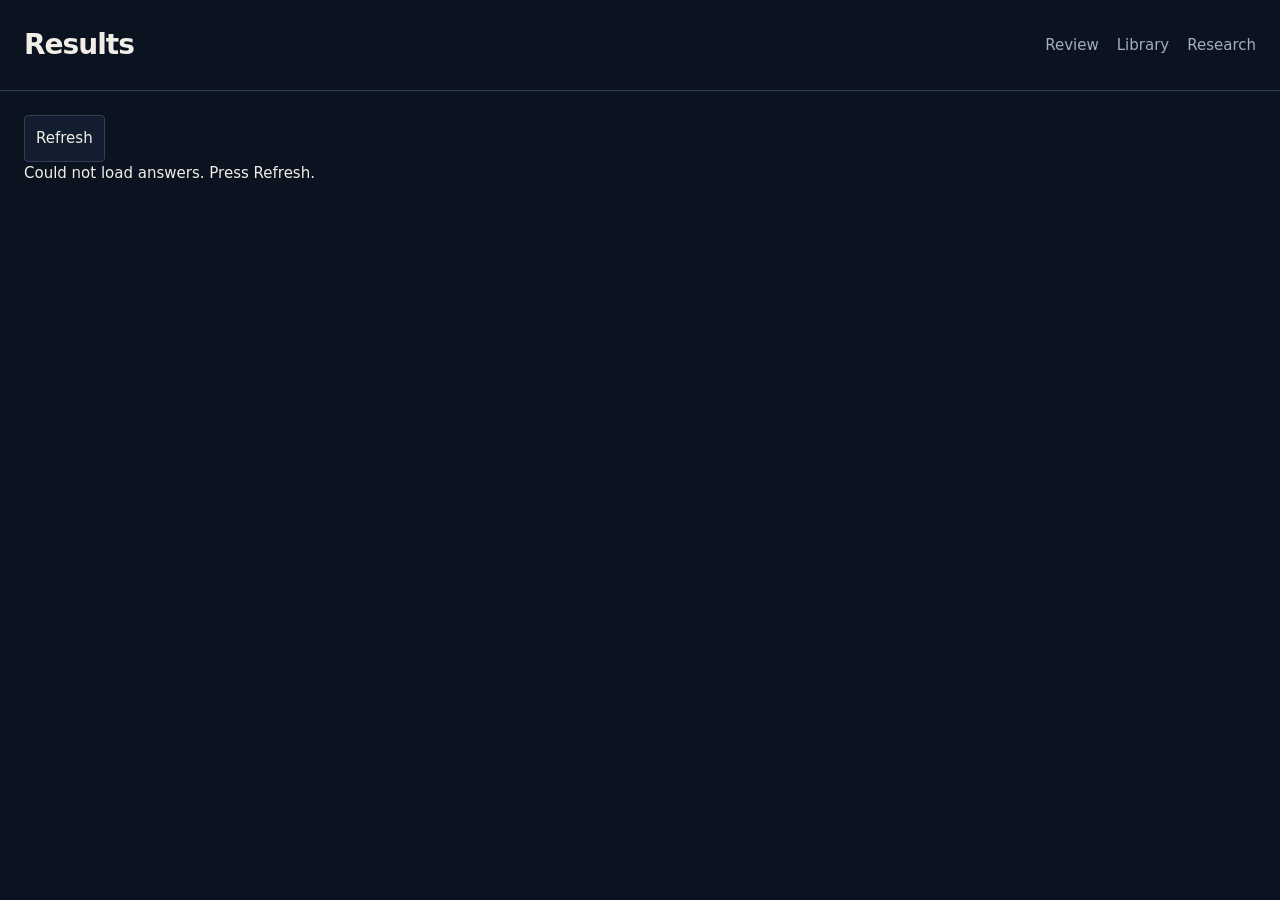
<file: results.html>
<!doctype html><html lang="en"><head><meta charset="utf-8"><meta name="viewport" content="width=device-width,initial-scale=1"><meta name="robots" content="noindex,nofollow"><title>PaulQC results</title><link rel="stylesheet" href="style.css?v=reels1"><link rel="icon" href="favicon.svg"></head><body><header><h1>Results</h1><nav><a href="index.html">Review</a><a href="library.html">Library</a><a href="research.html">Research</a></nav></header><main class="results"><button id="refresh">Refresh</button><div id="out" aria-live="polite">Loading…</div></main><script src="config.js"></script><script src="results.js?v=reels1"></script></body></html>
</file>
<file: style.css>
:root{--bg:#0b1321;--fg:#f1eee7;--panel:#121e30;--line:#334052;--mut:#a3adbb;--accent:#e3f278;--amber:#ffc866}*{box-sizing:border-box}body{margin:0;background:var(--bg);color:var(--fg);font:15px/1.5 system-ui,sans-serif}a{color:inherit}header,main,footer{max-width:1320px;margin:auto;padding:24px}header{display:flex;gap:20px;align-items:center;justify-content:space-between;border-bottom:1px solid var(--line)}h1{font-size:28px;letter-spacing:-1px;margin:0}nav{display:flex;gap:18px;flex-wrap:wrap}nav a{text-decoration:none;color:var(--mut)}nav a[aria-current]{color:var(--fg)}button,select,input,textarea{font:inherit;color:var(--fg);background:var(--panel);border:1px solid var(--line);border-radius:4px;padding:11px}button{cursor:pointer}button:hover,a:hover{filter:brightness(1.2)}button:focus-visible,a:focus-visible,input:focus-visible,textarea:focus-visible{outline:2px solid var(--accent);outline-offset:3px}.toolbar{display:flex;gap:10px;flex-wrap:wrap;align-items:center;margin:0 0 24px}.toolbar input{flex:1;min-width:180px}.grid{display:grid;grid-template-columns:repeat(3,minmax(0,1fr));gap:28px 20px}.item{min-width:0;border-top:1px solid var(--line);padding-top:12px}.number{font-size:12px;color:var(--mut);display:flex;justify-content:space-between;margin-bottom:10px}.variants{display:grid;grid-template-columns:repeat(var(--cols,1),minmax(0,1fr));gap:16px}.variant{min-width:0}.variant img,.variant video{width:100%;height:auto;display:block;background:#080d16}.variant video{aspect-ratio:var(--ratio,9/16);object-fit:contain}.variant .label{font-size:12px;color:var(--mut);margin:8px 0}.controls{display:flex;gap:7px;margin-top:10px}.controls button{flex:1;padding:11px 2px}.controls [aria-pressed=true]{background:var(--fg);color:var(--bg);border-color:var(--fg)}textarea{width:100%;resize:vertical;margin-top:8px;min-height:46px}.has-note{border-color:var(--amber)}.source{font-size:12px;color:var(--mut);display:flex;gap:14px;margin:8px 0}.pager{display:flex;justify-content:center;gap:16px;align-items:center;margin:30px 0}.submit{margin-top:48px;border-top:1px solid var(--line);padding-top:24px}.submit h2{font-size:17px;font-weight:500}.submit textarea{min-height:100px}.send-row{display:flex;gap:10px;margin-top:12px;flex-wrap:wrap}.send-row input{flex:1}#send{background:var(--accent);border-color:var(--accent);color:var(--bg);font-weight:650}.status{min-height:25px;font-size:13px;color:var(--mut)}.badge{display:inline-block;font-size:11px;border:1px solid var(--line);padding:3px 7px;margin-right:5px;color:var(--mut)}.analysis{font-size:14px}.analysis h2{font-size:18px;margin-bottom:8px}.analysis p{color:#ccd4df}.research{max-width:900px}.research h2{margin-top:40px}.research p,.research li{color:#d3dae3}.research .lead{font-size:28px;line-height:1.3;color:var(--fg)}.research .shirt{max-width:450px;width:100%;height:auto;float:right;margin:0 0 25px 30px}.research table,.results table{width:100%;border-collapse:collapse;margin:20px 0;font-size:14px}.research th,.research td,.results td,.results th{text-align:left;padding:12px;border-bottom:1px solid var(--line);vertical-align:top}.result-note{color:var(--amber);white-space:pre-wrap}.person{margin:35px 0}.muted{color:var(--mut)}.error{color:var(--amber)}.empty{padding:40px;border:1px solid var(--line)}footer{font-size:12px;color:var(--mut);border-top:1px solid var(--line)}[hidden]{display:none!important}@media(min-width:900px){.item:has(.variants[style*="--cols:2"]){grid-column:span 2}.item:has(.variants[style*="--cols:3"]){grid-column:span 3}}@media(max-width:800px){.grid{grid-template-columns:repeat(2,minmax(0,1fr))}header{align-items:flex-start}nav{font-size:13px;gap:10px}.research .shirt{float:none;margin:0}}@media(max-width:560px){.grid,.variants{grid-template-columns:1fr}header,main,footer{padding:18px}header{display:block}nav{margin-top:14px}.toolbar>*{width:100%}.send-row>*{width:100%}h1{font-size:25px}.research table{font-size:12px}.research td,.research th{padding:8px}.research .lead{font-size:23px}}

.table-scroll{overflow-x:auto} .research table{width:100%} @media(max-width:560px){.research th,.research td{font-size:13px;padding:9px 7px}.toolbar{align-items:stretch}.toolbar select{max-width:100%}}
</file>
